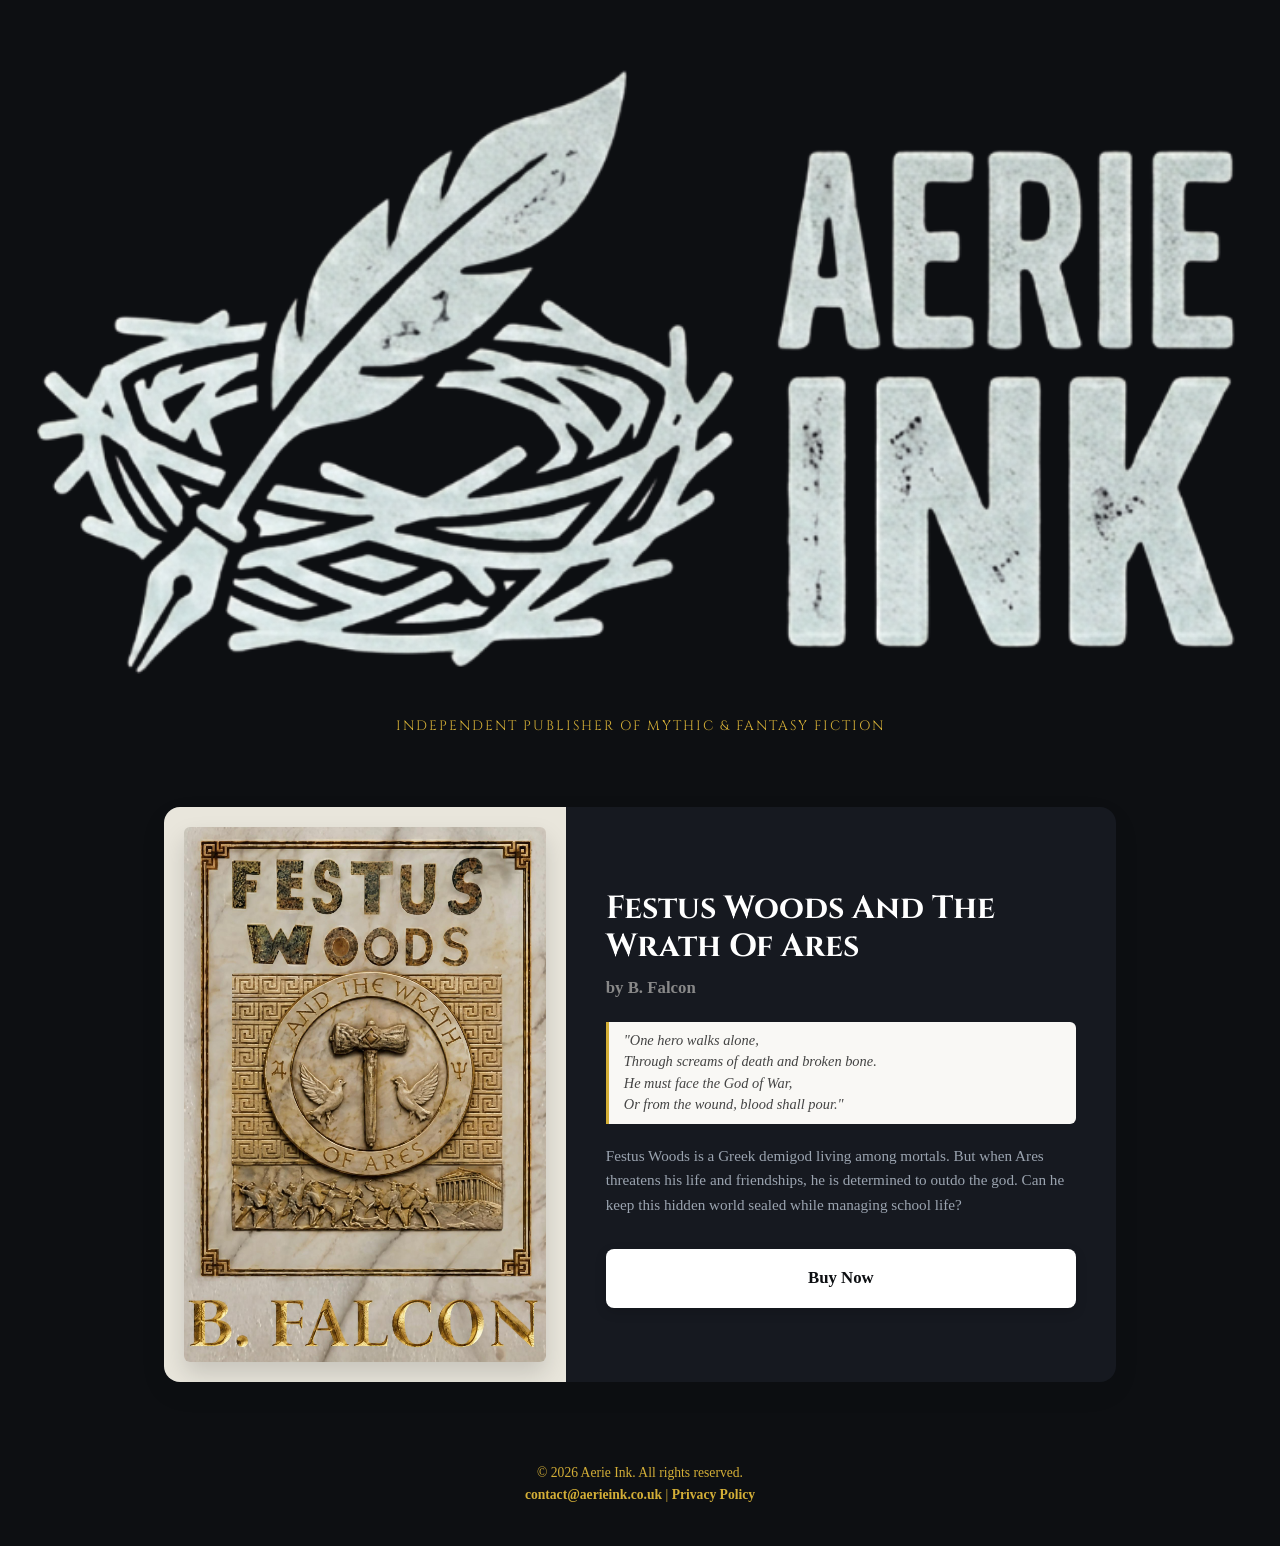
<file: index.html>
<!DOCTYPE html>
<html lang="en">
<head>
    <!-- Restrict AI training crawlers from indexing images or text -->
<meta name="robots" content="max-image-preview:standard">
<meta name="tdm-reservation" content="1">
<link rel="stylesheet" href="style.css">
    <meta charset="UTF-8">
    <meta name="viewport" content="width=device-width, initial-scale=1.0">
    <title>Aerie Ink | Publishing</title>
    <link rel="preconnect" href="https://fonts.googleapis.com">
    <link rel="preconnect" href="https://fonts.gstatic.com" crossorigin>
    <link href="https://fonts.googleapis.com/css2?family=Cinzel:wght@600;700;800&family=Inter:wght@400;500;600;700&display=swap" rel="stylesheet">
</head>
<body>

    <header>
        <div class="logo-wrapper">
            <!-- Ensure your logo is saved as 'logo.png' in the same folder -->
            <img src="logo_new.png" alt="Aerie Ink Logo">
        </div>
        <div class="tagline">Independent Publisher of Mythic &amp; Fantasy Fiction</div>
    </header>

    <main>
        <div class="hero-card">
            <div class="cover-wrapper">
                <!-- Ensure your cover image is saved as 'cover.jpg' in the same folder -->
                <img src="cover1.png" alt="Festus Woods and the Wrath of Ares Cover" class="cover-img">
            </div>
            <div class="details-wrapper">
                <h1>Festus Woods And The Wrath Of Ares</h1>
                <div class="author-name">by B. Falcon</div>
                
                <div class="poem-quote">
                    "One hero walks alone,<br>
                    Through screams of death and broken bone.<br>
                    He must face the God of War,<br>
                    Or from the wound, blood shall pour."
                </div>

                <p class="synopsis">
                    Festus Woods is a Greek demigod living among mortals. But when Ares threatens his life and friendships, he is determined to outdo the god. Can he keep this hidden world sealed while managing school life?
                </p>

                <!-- Update link to Amazon once the pre-order or book goes live -->
                <a href="https://www.amazon.co.uk/Festus-Woods-Wrath-Ares-Adventures/dp/1066934304" class="btn-coming-soon" target="_blank" rel="noopener">
                    Buy Now
                </a>
            </div>
        </div>
    </main>

    <footer>
        <p>&copy; <span id="year"></span> Aerie Ink. All rights reserved.</p>
        <p>
            <a href="mailto:contact@aerieink.co.uk">contact@aerieink.co.uk</a> | 
            <a href="privacy.html">Privacy Policy</a>
        </p>
    </footer>

<script>
    document.getElementById("year").textContent = new Date().getFullYear();
</script>
<script data-goatcounter="https://aerieink.goatcounter.com/count"
        async src="//gc.zgo.at/count.js"></script>
</body>
</html>
</file>
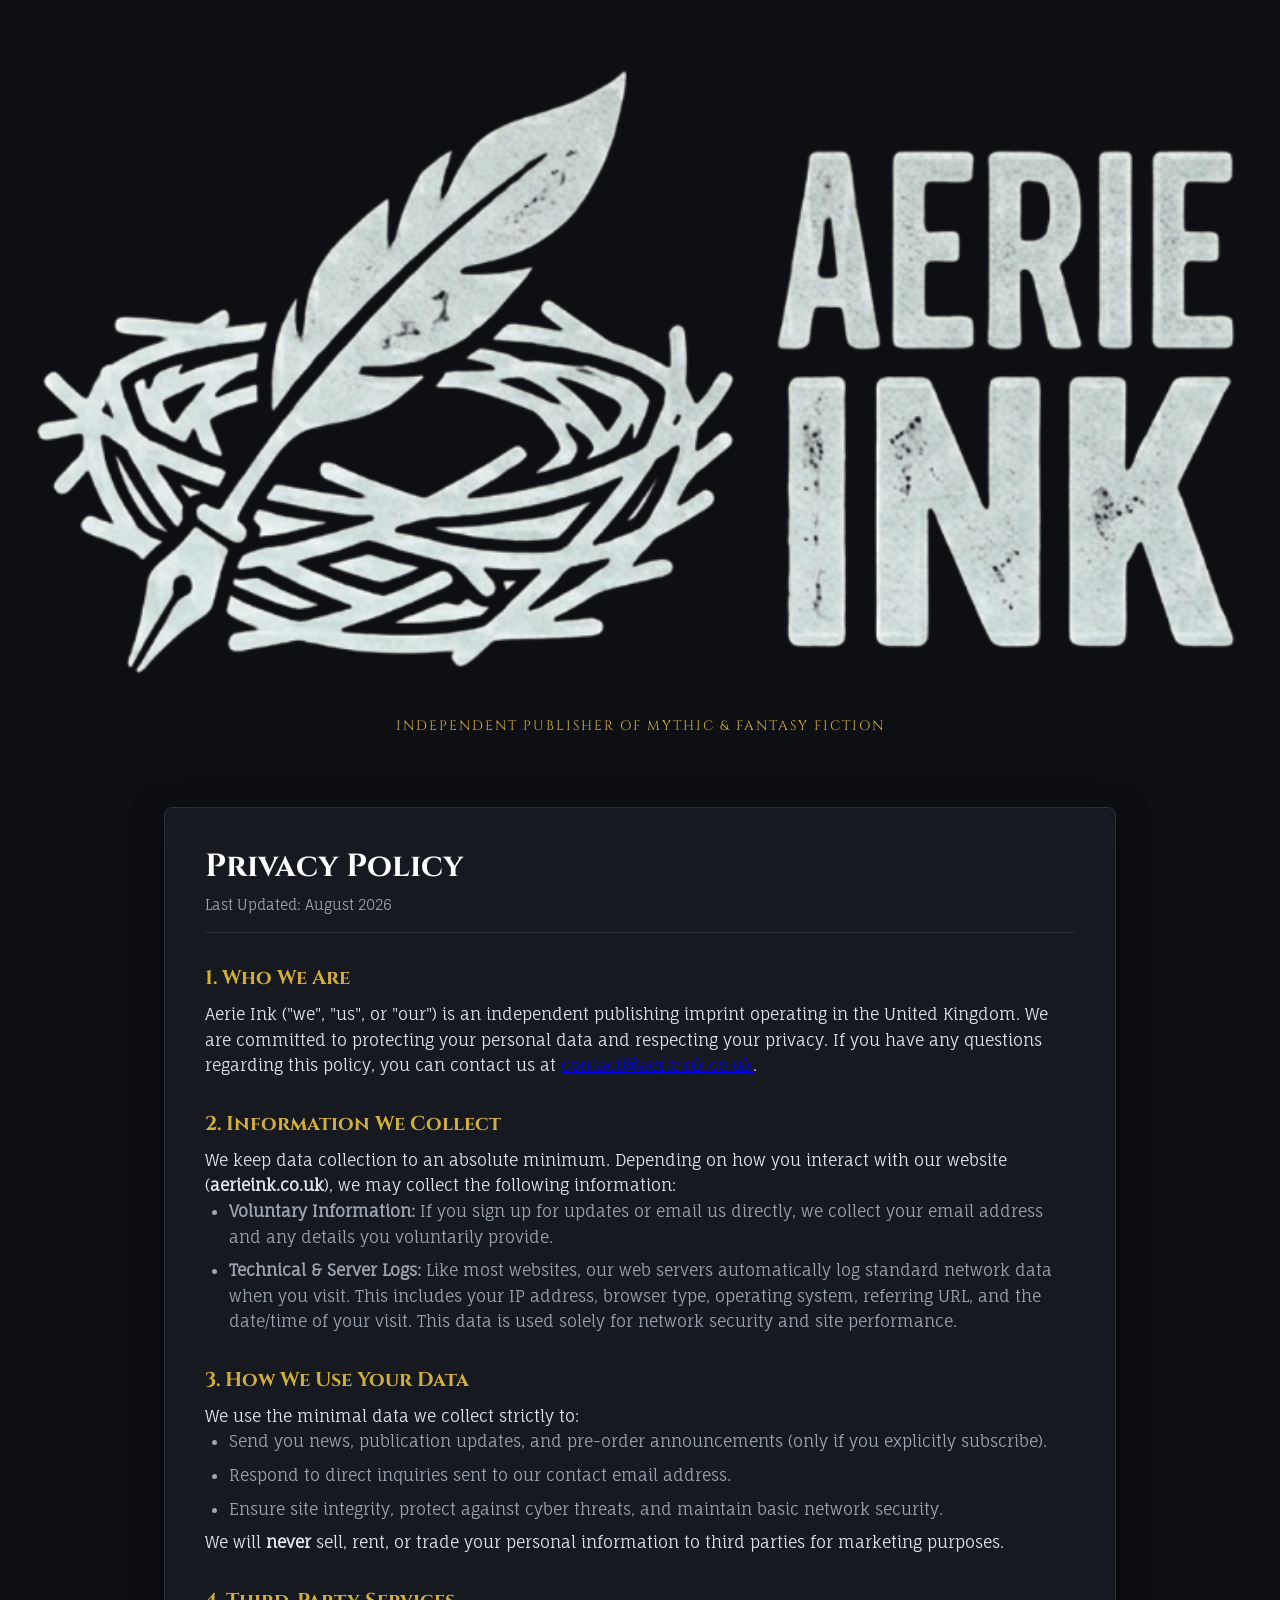
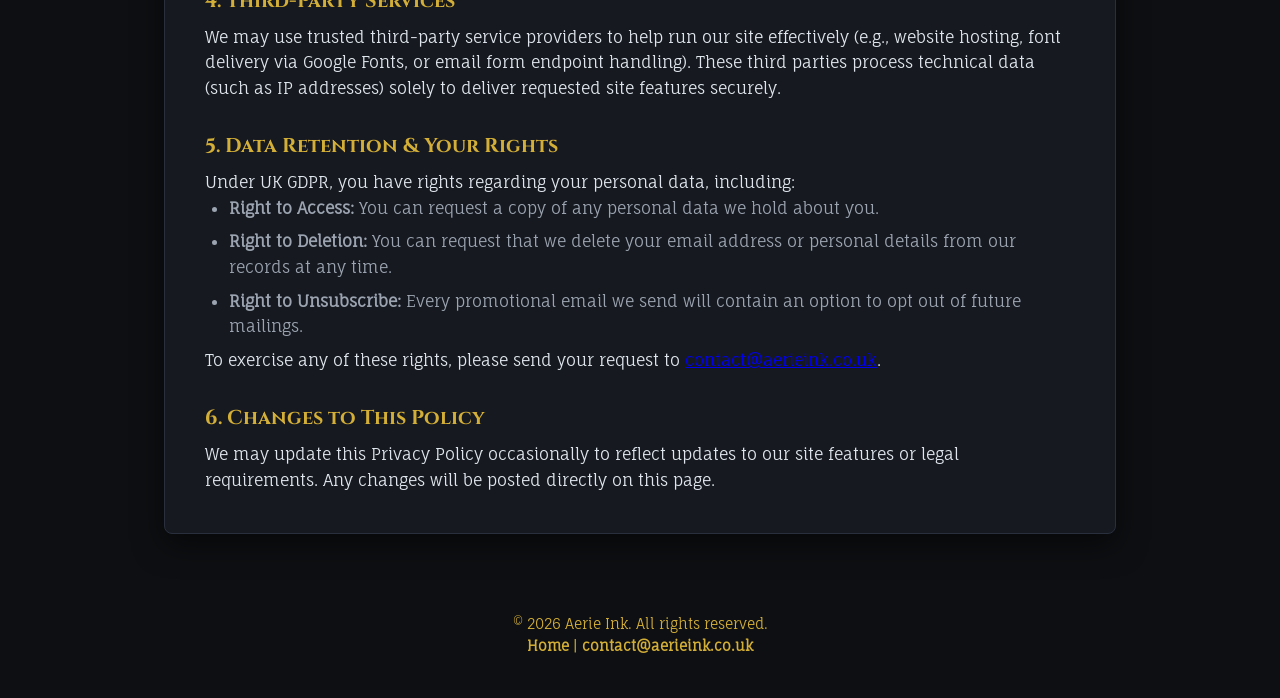
<file: privacy.html>
<!DOCTYPE html>
<html lang="en">
<head>
    <meta charset="UTF-8">
    <meta name="viewport" content="width=device-width, initial-scale=1.0">
    <title>Privacy Policy | Aerie Ink</title>
<link rel="stylesheet" href="style.css">    
    <!-- Google Fonts -->
    <link rel="preconnect" href="https://fonts.googleapis.com">
    <link rel="preconnect" href="https://fonts.gstatic.com" crossorigin>
    <link href="https://fonts.googleapis.com/css2?family=Cinzel:wght@500;700&family=Fauna+One&display=swap" rel="stylesheet">
    
    <link rel="stylesheet" href="style.css">
</head>
<body>
<header>
        <div class="logo-wrapper">
            <a href="index.html">
            <!-- Ensure your logo is saved as 'logo.png' in the same folder -->
            <img src="logo_new.png" alt="Aerie Ink Logo"></a>
        </div>
        <div class="tagline">Independent Publisher of Mythic &amp; Fantasy Fiction</div>
</header>


    <main>
        <div class="legal-container">
            <h1>Privacy Policy</h1>
            <p class="last-updated">Last Updated: August 2026</p>

            <section>
                <h2>1. Who We Are</h2>
                <p>Aerie Ink ("we", "us", or "our") is an independent publishing imprint operating in the United Kingdom. We are committed to protecting your personal data and respecting your privacy. If you have any questions regarding this policy, you can contact us at <a href="mailto:contact@aerieink.co.uk">contact@aerieink.co.uk</a>.</p>
            </section>

            <section>
                <h2>2. Information We Collect</h2>
                <p>We keep data collection to an absolute minimum. Depending on how you interact with our website (<strong>aerieink.co.uk</strong>), we may collect the following information:</p>
                <ul>
                    <li><strong>Voluntary Information:</strong> If you sign up for updates or email us directly, we collect your email address and any details you voluntarily provide.</li>
                    <li><strong>Technical & Server Logs:</strong> Like most websites, our web servers automatically log standard network data when you visit. This includes your IP address, browser type, operating system, referring URL, and the date/time of your visit. This data is used solely for network security and site performance.</li>
                </ul>
            </section>

            <section>
                <h2>3. How We Use Your Data</h2>
                <p>We use the minimal data we collect strictly to:</p>
                <ul>
                    <li>Send you news, publication updates, and pre-order announcements (only if you explicitly subscribe).</li>
                    <li>Respond to direct inquiries sent to our contact email address.</li>
                    <li>Ensure site integrity, protect against cyber threats, and maintain basic network security.</li>
                </ul>
                <p>We will <strong>never</strong> sell, rent, or trade your personal information to third parties for marketing purposes.</p>
            </section>

            <section>
                <h2>4. Third-Party Services</h2>
                <p>We may use trusted third-party service providers to help run our site effectively (e.g., website hosting, font delivery via Google Fonts, or email form endpoint handling). These third parties process technical data (such as IP addresses) solely to deliver requested site features securely.</p>
            </section>

            <section>
                <h2>5. Data Retention & Your Rights</h2>
                <p>Under UK GDPR, you have rights regarding your personal data, including:</p>
                <ul>
                    <li><strong>Right to Access:</strong> You can request a copy of any personal data we hold about you.</li>
                    <li><strong>Right to Deletion:</strong> You can request that we delete your email address or personal details from our records at any time.</li>
                    <li><strong>Right to Unsubscribe:</strong> Every promotional email we send will contain an option to opt out of future mailings.</li>
                </ul>
                <p>To exercise any of these rights, please send your request to <a href="mailto:contact@aerieink.co.uk">contact@aerieink.co.uk</a>.</p>
            </section>

            <section>
                <h2>6. Changes to This Policy</h2>
                <p>We may update this Privacy Policy occasionally to reflect updates to our site features or legal requirements. Any changes will be posted directly on this page.</p>
            </section>
        </div>
    </main>

    <footer>
        <p>&copy; <span id="year"></span> Aerie Ink. All rights reserved.</p>
        <p>
            <a href="index.html">Home</a> | 
            <a href="mailto:contact@aerieink.co.uk">contact@aerieink.co.uk</a>
        </p>
    </footer>

    <script>
        document.getElementById("year").textContent = new Date().getFullYear();
    </script>
    <script data-goatcounter="https://aerieink.goatcounter.com/count"
        async src="//gc.zgo.at/count.js"></script>
</body>
</html>
</file>
<file: style.css>
:root {
    --bg-color: #0d0f12;
    --card-bg: #161920;
    --text-main: #e0e6ed;
    --text-muted: #9ba4b0;
    --accent-gold: #d4af37;
    --accent-gold-hover: #f3ce5a;
    --border-color: #2a2f3d;
    --font-heading: 'Cinzel', serif;
    --font-body: 'Fauna One', Georgia, serif;
}

        * {
            box-sizing: border-box;
            margin: 0;
            padding: 0;
        }

        ‎
Original file line number	Diff line number	Diff line change
@@ -190,65 +190,6 @@
            text-decoration: underline;
        }

/* ==========================================================================
   2. BASE STYLES & RESET
   ========================================================================== */
*, *::before, *::after {
    box-sizing: border-box;
}
body {
    background-color: var(--bg-color);
    color: var(--text-main);
    font-family: var(--font-body);
    margin: 0;
    padding: 0;
    line-height: 1.6;
    display: flex;
    flex-direction: column;
    min-height: 100vh;
}
.tagline {
    font-family: var(--font-heading);
    color: var(--accent-gold);
    letter-spacing: 2px;
    text-transform: uppercase;
    font-size: 0.85rem;
    margin: 0;
}

        header {
            text-align: center;
            padding: 50px 20px 30px;
        }

        /* Container designed to seamlessly blend with logo background */
        .logo-wrapper {
            display: inline-block;
            width: 100%;
        }

        .logo-wrapper img {
            width: 100%;
            height: auto;
            display: block;
            /* Inverts colors and shifts hue 180 degrees to preserve natural color warmth */
            filter: invert(100%) hue-rotate(180deg);
        }

        main {
            flex: 1;
            max-width: 920px;
            margin: 0 auto;
            padding: 20px;
            width: 100%;
        }

        .hero-card {
            background: var(--card-bg);
            border: 1px solid var(--border);
            border-radius: 16px;
            overflow: hidden;
            display: flex;
            flex-direction: column;
            box-shadow: 0 10px 30px rgba(0, 0, 0, 0.05);
        }

        @media (min-width: 768px) {
            .hero-card {
                flex-direction: row;
            }
        }

        .cover-wrapper {
            background-color: #e9e6dc;
            padding: 20px;
            display: flex;
            justify-content: center;
            align-items: center;
            flex: 1;
            border-bottom: 1px solid var(--border);
        }

        @media (min-width: 768px) {
            .cover-wrapper {
                border-bottom: none;
                border-right: 1px solid var(--border);
            }
        }

        .cover-img {
            width: 100%;
            height: auto;
            border-radius: 6px;
            box-shadow: 0 12px 25px rgba(0, 0, 0, 0.15);
            display: block;
        }

        .details-wrapper {
            padding: 40px;
            flex: 1.3;
            display: flex;
            flex-direction: column;
            justify-content: center;
        }

        .badge {
            display: inline-block;
            align-self: flex-start;
            background: rgba(197, 155, 39, 0.12);
            color: #9e7a17;
            border: 1px solid rgba(197, 155, 39, 0.3);
            font-size: 0.75rem;
            font-weight: 700;
            letter-spacing: 1.5px;
            text-transform: uppercase;
            padding: 4px 12px;
            border-radius: 20px;
            margin-bottom: 15px;
        }

        h1 {
            font-family: 'Cinzel', serif;
            font-size: 1.85rem;
            line-height: 1.25;
            color: var(--text-dark);
            margin-bottom: 6px;
        }

        .author-name {
            font-size: 1.05rem;
            color: #888888;
            font-weight: 600;
            margin-bottom: 20px;
        }

        .poem-quote {
            font-style: italic;
            font-size: 0.9rem;
            color: #444444;
            border-left: 3px solid var(--accent-gold);
            padding: 8px 0 8px 15px;
            margin-bottom: 20px;
            background: #f9f8f5;
            border-radius: 0 6px 6px 0;
            line-height: 1.5;
        }

        .synopsis {
            color: var(--text-muted);
            font-size: 0.95rem;
            margin-bottom: 30px;
        }

.btn-coming-soon {
    display: block; /* Ensures full-width alignment */
    width: 100%;
    text-align: center; /* Centers the text horizontally */
    background: #ffffff;
    color: var(--bg-color);
    font-weight: 700;
    font-size: 1.05rem;
    text-decoration: none;
    padding: 16px 24px;
    border-radius: 8px;
    box-shadow: 0 4px 12px rgba(0, 0, 0, 0.15);
    transition: background 0.2s ease, transform 0.2s ease;
}

.btn-coming-soon:hover {
    background: var(--btn-hover);
    transform: translateY(-2px);
}


        footer {
            text-align: center;
            padding: 40px 20px;
            color: var(--accent-gold);
            font-size: 0.85rem;
            margin-top: auto;
        }

        footer a {
            color: var(--accent-gold);
            text-decoration: none;
            font-weight: 600;
        }

        footer a:hover {
            text-decoration: underline;
        }


/* ==========================================================================
   4. MAIN CONTENT LAYOUT
   ========================================================================== */
main {
    flex: 1;
    max-width: 1000px;
    width: 100%;
    margin: 2.5rem auto;
    padding: 0 1.5rem;
}

/* Book Presentation Card */
.book-container {
    display: grid;
    grid-template-columns: 1fr;
    gap: 2.5rem;
    align-items: start;
    background: var(--card-bg);
    padding: 2.5rem;
    border-radius: 8px;
    border: 1px solid var(--border-color);
    box-shadow: 0 10px 30px rgba(0, 0, 0, 0.5);
}

@media (min-width: 768px) {
    .book-container {
        grid-template-columns: 300px 1fr;
    }
}

.book-cover {
    width: 100%;
    height: auto;
    border-radius: 4px;
    box-shadow: 0 8px 20px rgba(0, 0, 0, 0.7);
    border: 1px solid var(--border-color);
}

/* Typography & Book Details */
.badge {
    display: inline-block;
    background: rgba(212, 175, 55, 0.15);
    color: var(--accent-gold);
    border: 1px solid var(--accent-gold);
    font-family: var(--font-heading);
    font-size: 0.75rem;
    padding: 0.2rem 0.8rem;
    border-radius: 20px;
    text-transform: uppercase;
    letter-spacing: 1px;
    margin-bottom: 0.5rem;
}

h1 {
    font-family: var(--font-heading);
    font-size: 2rem;
    margin: 0.5rem 0;
    color: #ffffff;
    line-height: 1.2;
}

.author {
    font-size: 1.1rem;
    color: var(--accent-gold);
    margin-bottom: 1.5rem;
}

.prophecy {
    border-left: 2px solid var(--accent-gold);
    margin: 1.5rem 0;
    padding-left: 1rem;
    font-style: italic;
    color: #c5d0dd;
    background: rgba(212, 175, 55, 0.03);
    padding-top: 0.5rem;
    padding-bottom: 0.5rem;
}

.synopsis {
    color: var(--text-muted);
    margin-bottom: 2rem;
}

/* ==========================================================================
   6. LEGAL & POLICY PAGES (e.g., privacy.html)
   ========================================================================== */
.legal-container {
    background: var(--card-bg);
    padding: 2.5rem;
    border-radius: 8px;
    border: 1px solid var(--border-color);
    box-shadow: 0 10px 30px rgba(0, 0, 0, 0.5);
}

.legal-container h1 {
    font-family: var(--font-heading);
    color: #ffffff;
    margin-top: 0;
}

.legal-container h2 {
    font-family: var(--font-heading);
    color: var(--accent-gold);
    font-size: 1.25rem;
    margin-top: 1.8rem;
    margin-bottom: 0.5rem;
}

.last-updated {
    font-size: 0.85rem;
    color: var(--text-muted);
    border-bottom: 1px solid var(--border-color);
    padding-bottom: 1rem;
    margin-bottom: 1.5rem;
}

.legal-container ul {
    padding-left: 1.5rem;
    color: var(--text-muted);
}

.legal-container li {
    margin-bottom: 0.5rem;
}
</file>
